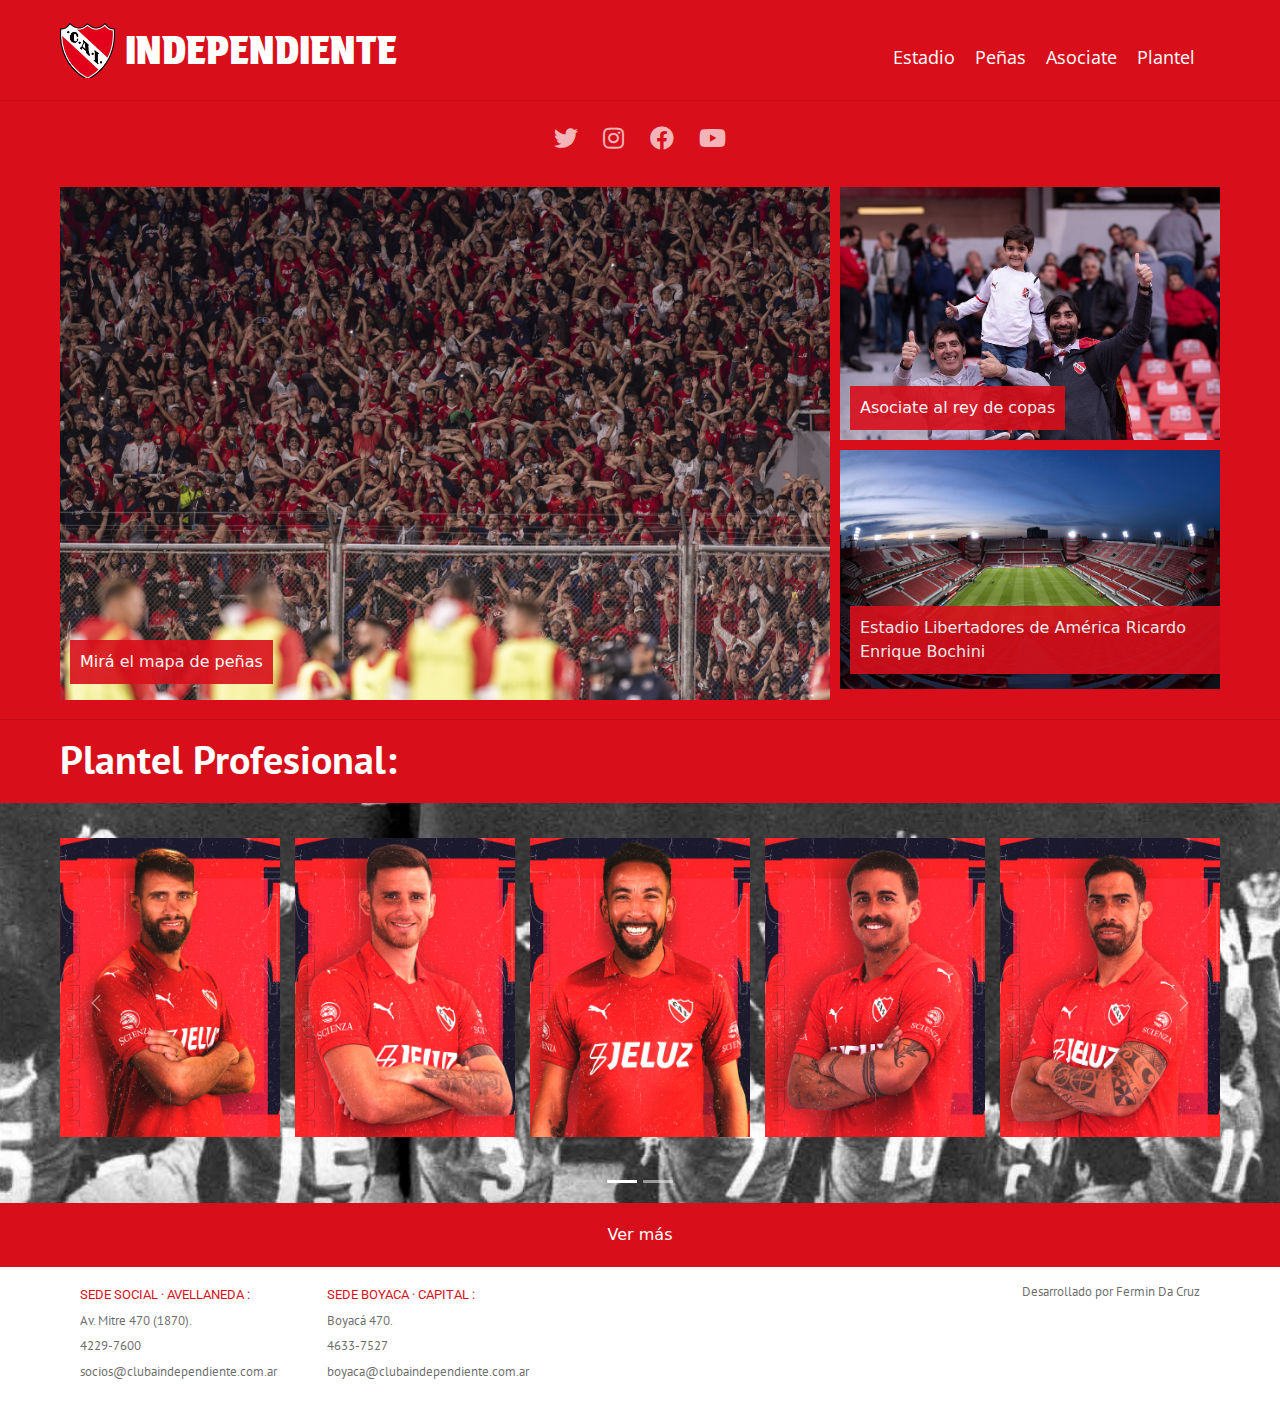
<file: index.html>
<!DOCTYPE html>
<html lang="en">
<head>
    <meta charset="UTF-8">
    <meta name="viewport" content="width=device-width, initial-scale=1.0">
    <title>Club Atlético Independiente - Sitio no-oficial</title>
    <meta name="description" content="Bienvenido a un sitio no-oficial del Club Atlético Independiente. Encuentra información sobre el Estadio Libertadores de América, cómo hacerte socio, detalles de las peñas y conocé al plantel profesional." />
    <meta name="keywords" content="Club Atlético Independiente, Independiente, fútbol, estadio Libertadores de América, socios, peñas, plantel profesional, Avellaneda, Sede Social, Sede Boyacá, Estadio Bochini">

    <!-- BOOTSTRAP -->
    <link href="https://cdn.jsdelivr.net/npm/bootstrap@5.3.3/dist/css/bootstrap.min.css" rel="stylesheet"
        integrity="sha384-QWTKZyjpPEjISv5WaRU9OFeRpok6YctnYmDr5pNlyT2bRjXh0JMhjY6hW+ALEwIH" crossorigin="anonymous" />

    <!-- CSS -->
    <link rel="Preload" href="css/main.css" as="style"/>
    <link rel="stylesheet" href="css/main.css"/>

    <!-- ICONO -->
    <link rel="shortcut icon" href="img/independiente-logo-escudo.webp"/>
    
    <!-- Font Awesome para los íconos -->
    <link href="https://cdnjs.cloudflare.com/ajax/libs/font-awesome/5.15.4/css/all.min.css" rel="stylesheet">

</head>
<body class="fondo--rojo">
    <!-- Inicio Header  -->
    <header class="contenedor">
        <div class="logo-header">
            <a class="logo-header__escudo" href="index.html"></a>
            <a class="logo-header__nombre" href="index.html">INDEPENDIENTE</a>
        </div>

        <nav class="navbar-header">
            <div class="navbar-header__lista">
                <a href="pages/estadio.html" class="navbar-header__enlace">Estadio</a>
                <a href="pages/peñas.html" class="navbar-header__enlace">Peñas</a>
                <a href="pages/asociate.html" class="navbar-header__enlace">Asociate</a>
                <a href="pages/plantel.html" class="navbar-header__enlace">Plantel</a>
            </div>
        </nav>
    </header>
    <!-- Fin Header  -->

    <div class="linea-separadora"></div>

    <div class="contenedor-redes">
        <div class="iconos-redes">
            <a href="https://x.com/Independiente?s=20"><i class="fab fa-twitter"></i></a>
            <a href="https://www.instagram.com/caindependiente/"><i class="fab fa-instagram"></i></a>
            <a href="https://www.facebook.com/Independiente/about"><i class="fab fa-facebook"></i></a>
            <a href="https://www.youtube.com/channel/UCvjX3jBp_iLCZCpKqlXhHDw"><i class="fab fa-youtube"></i></a>
        </div>
    </div>
    
    <!-- Inicio Main  -->
    <main class="contenedor seccion1">
        <div class="imagen1">
            <a href="pages/peñas.html">
                <img src="img/peñas.jpg" alt="peñas">
                <div class="texto-imagen">Mirá el mapa de peñas</div>
            </a>
            
        </div>
        <div class="imagen2">
            <a href="pages/asociate.html">
                <img src="img/asociate.jpg" alt="asociate">
                <div class="texto-imagen">Asociate al rey de copas</div>
            </a>
        </div>
        <div class="imagen3">
            <a href="pages/estadio.html">
                <img src="img/estadio4.jpg" alt="Estadio">
                <div class="texto-imagen">Estadio Libertadores de América Ricardo Enrique Bochini</div>
            </a>
        </div>           
    </main>
    <!-- Fin del Main  -->

    <div class="linea-separadora"></div>

    <!-- Titulo -->
    <div class="contenedor plantel-index">
        <h2>Plantel Profesional:</h2>
    </div>
    <!-- Inicio del Carrusel  -->
    <div id="background-carousel" class="carousel slide contenedor" data-bs-ride="carousel">
        <!-- Indicadores -->
        <div class="carousel-indicators">
            <button type="button" data-bs-target="#background-carousel" data-bs-slide-to="0" class="active" aria-current="true" aria-label="Slide 1"></button>
            <button type="button" data-bs-target="#background-carousel" data-bs-slide-to="1" aria-label="Slide 2"></button>
        </div>
        <!-- Contenido del carrusel -->
        <div class="carousel-inner">
            <div class="carousel-item active">
                <div class="row">
                    <div class="col">
                        <img src="img/jugadores/02_joaquín_laso.jpg" class="d-block w-100" alt="Primera imagen">
                    </div>
                    <div class="col">
                        <img src="img/jugadores/03_adrián_sporle.jpg" class="d-block w-100" alt="Segunda imagen">
                    </div>
                    <div class="col">
                        <img src="img/jugadores/04_mauricio_isla (1).jpg" class="d-block w-100" alt="Tercera imagen">
                    </div>
                    <div class="col">
                        <img src="img/jugadores/08_gabriel_neves.jpg" class="d-block w-100" alt="Cuarta imagen">
                    </div>
                    <div class="col">
                        <img src="img/jugadores/09_gabriel_Ávalos.jpg" class="d-block w-100" alt="Quinta imagen">
                    </div>
                </div>
            </div>
            <div class="carousel-item">
                <div class="row">
                    <div class="col">
                        <img src="img/jugadores/10_santiago_toloza.jpg" class="d-block w-100" alt="Sexta imagen">
                    </div>
                    <div class="col">
                        <img src="img/jugadores/11_federico_mancuello.jpg" class="d-block w-100" alt="Séptima imagen">
                    </div>
                    <div class="col">
                        <img src="img/jugadores/12_mateo_morro.jpg" class="d-block w-100" alt="Octava imagen">
                    </div>
                    <div class="col">
                        <img src="img/jugadores/15_damian_perez.jpg" class="d-block w-100" alt="Novena imagen">
                    </div>
                    <div class="col">
                        <img src="img/jugadores/17_lucas_gonzález.jpg" class="d-block w-100" alt="Décima imagen">
                    </div>
                </div>
            </div>
        </div>
        <!-- Controles -->
        <button class="carousel-control-prev" type="button" data-bs-target="#background-carousel" data-bs-slide="prev">
            <span class="carousel-control-prev-icon" aria-hidden="true"></span>
            <span class="visually-hidden">Anterior</span>
        </button>
        <button class="carousel-control-next" type="button" data-bs-target="#background-carousel" data-bs-slide="next">
            <span class="carousel-control-next-icon" aria-hidden="true"></span>
            <span class="visually-hidden">Siguiente</span>
        </button>
    </div>
    
    <div class="container text-center mt-3" id="ver-mas-carousel">
        <a href="pages/plantel.html">Ver más</a>
    </div>
    <!-- Fin del Carrusel  -->

    <!-- Inicio del footer -->
    <footer class="contenedor fondo--blanco">
        <div class="sedes">
            <div class="sedes__avellaneda">
                <p>
                    <span class="sedes-titulo">SEDE SOCIAL · AVELLANEDA :</span><br>
                    Av. Mitre 470 (1870).<br>
                    4229-7600<br>
                    socios@clubaindependiente.com.ar
                </p>
            </div>
            <div class="sedes__capital">
                <p>
                    <span class="sedes-titulo">SEDE BOYACA · CAPITAL :</span><br>
                    Boyacá 470.<br>
                    4633-7527<br>
                    boyaca@clubaindependiente.com.ar
                </p>
            </div>
        </div>

        <div class="linea-separadora"></div>

        <div class="desarrollador">
            <p>
                Desarrollado por Fermin Da Cruz
            </p>
        </div>
    </footer>
    <!-- Fin del Footer  -->

    <!-- Bootstrap-->
    <script src="https://cdn.jsdelivr.net/npm/bootstrap@5.3.3/dist/js/bootstrap.bundle.min.js" integrity="sha384-YvpcrYf0tY3lHB60NNkmXc5s9fDVZLESaAA55NDzOxhy9GkcIdslK1eN7N6jIeHz" crossorigin="anonymous"></script>

</body>
</html>
</file>
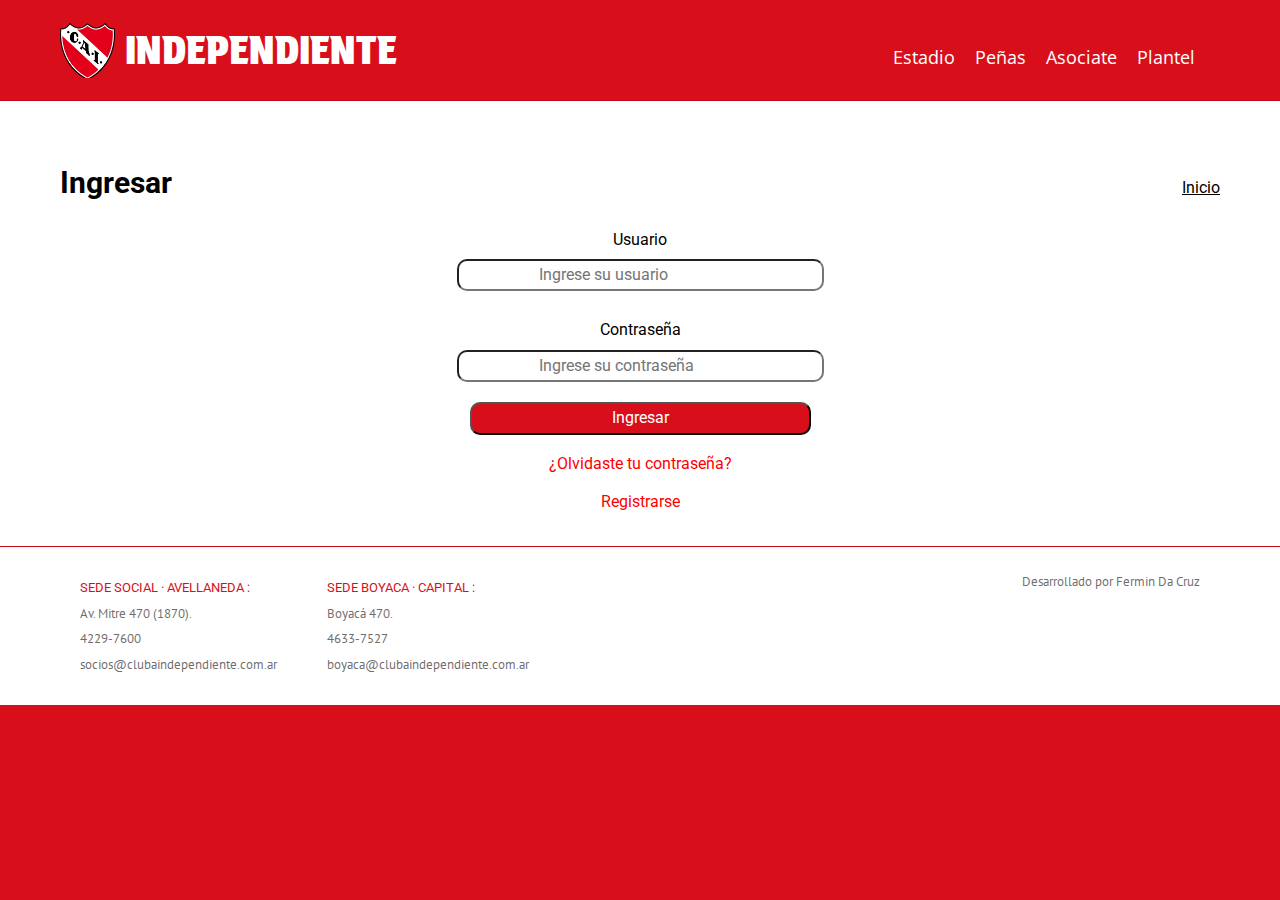
<file: pages/asociate.html>
<!DOCTYPE html>
<html lang="es">
<head>
    <meta charset="UTF-8">
    <meta name="viewport" content="width=device-width, initial-scale=1.0">
    <title>Asociate - Club Atlético Independiente</title>
    <meta name="description" content="Asociate al Club Atlético Independiente y forma parte de la familia roja. Beneficios exclusivos, cómo asociarse y más.">
    <meta name="keywords" content="Club Atlético Independiente, Independiente, hazte socio, asociarse, socio, beneficios, afiliación">
    
    <!-- CSS -->
    <link rel="Preload" href="../css/main.css" as="style">
    <link rel="stylesheet"   href="../css/main.css">
    <!-- ICONO -->
    <link rel="shortcut icon" href="../img/independiente-logo-escudo.webp">

    <!-- Fuentes -->

    
</head>
<body class="fondo--rojo">
    <!-- Inicio Header  -->
    <header class="contenedor">
        <div class="logo-header">
            <a class="logo-header__escudo" href="../index.html"></a>
            <a class="logo-header__nombre" href="../index.html">INDEPENDIENTE</a>
        </div>

        <nav class="navbar-header">
            <div class="navbar-header__lista">
                <a href="estadio.html" class="navbar-header__enlace">Estadio</a>
                <a href="peñas.html" class="navbar-header__enlace">Peñas</a>
                <a href="asociate.html" class="navbar-header__enlace">Asociate</a>
                <a href="plantel.html" class="navbar-header__enlace">Plantel</a>
            </div>
        </nav>
    </header>
    <!-- Fin Header  -->
    
    <div class="linea-separadora"></div>

    <div class="contenedor fondo--blanco">
        <div class="ingresar">
            <h1>Ingresar</h1>
            <a href="../index.html">Inicio</a>
        </div>

        <form class="formulario-login">
            <div class="grupo-formulario">
                <label for="usuario">Usuario</label>
                <input type="text" id="usuario" name="usuario" placeholder="Ingrese su usuario">
            </div>
            <div class="grupo-formulario">
                <label for="contraseña">Contraseña</label>
                <input type="password" id="contraseña" name="contraseña" placeholder="Ingrese su contraseña">
            </div>

            
            <button type="submit" class="boton-ingresar">Ingresar</button>

            <div class="links-asociate">
                <a href="#">¿Olvidaste tu contraseña?</a>
                <a href="#">Registrarse</a>
            </div>
        </form>
    </div>

    <div class="linea-separadora"></div>

    <!-- Inicio del footer -->
    <footer class="contenedor fondo--blanco">
        <div class="sedes">
            <div class="sedes__avellaneda">
                <p>
                    <span class="sedes-titulo">SEDE SOCIAL · AVELLANEDA :</span><br>
                    Av. Mitre 470 (1870).<br>
                    4229-7600<br>
                    socios@clubaindependiente.com.ar
                </p>
            </div>
            <div class="sedes__capital">
                <p>
                    <span class="sedes-titulo">SEDE BOYACA · CAPITAL :</span><br>
                    Boyacá 470.<br>
                    4633-7527<br>
                    boyaca@clubaindependiente.com.ar
                </p>
            </div>
        </div>

        <div class="linea-separadora"></div>

        <div class="desarrollador">
            <p>
                Desarrollado por Fermin Da Cruz
            </p>
        </div>
    </footer>
    <!-- Fin del Footer  -->



    <!-- Bootstrap-->
    <script src="https://cdn.jsdelivr.net/npm/bootstrap@5.3.3/dist/js/bootstrap.bundle.min.js" integrity="sha384-YvpcrYf0tY3lHB60NNkmXc5s9fDVZLESaAA55NDzOxhy9GkcIdslK1eN7N6jIeHz" crossorigin="anonymous"></script>
</body>
</html>
</file>
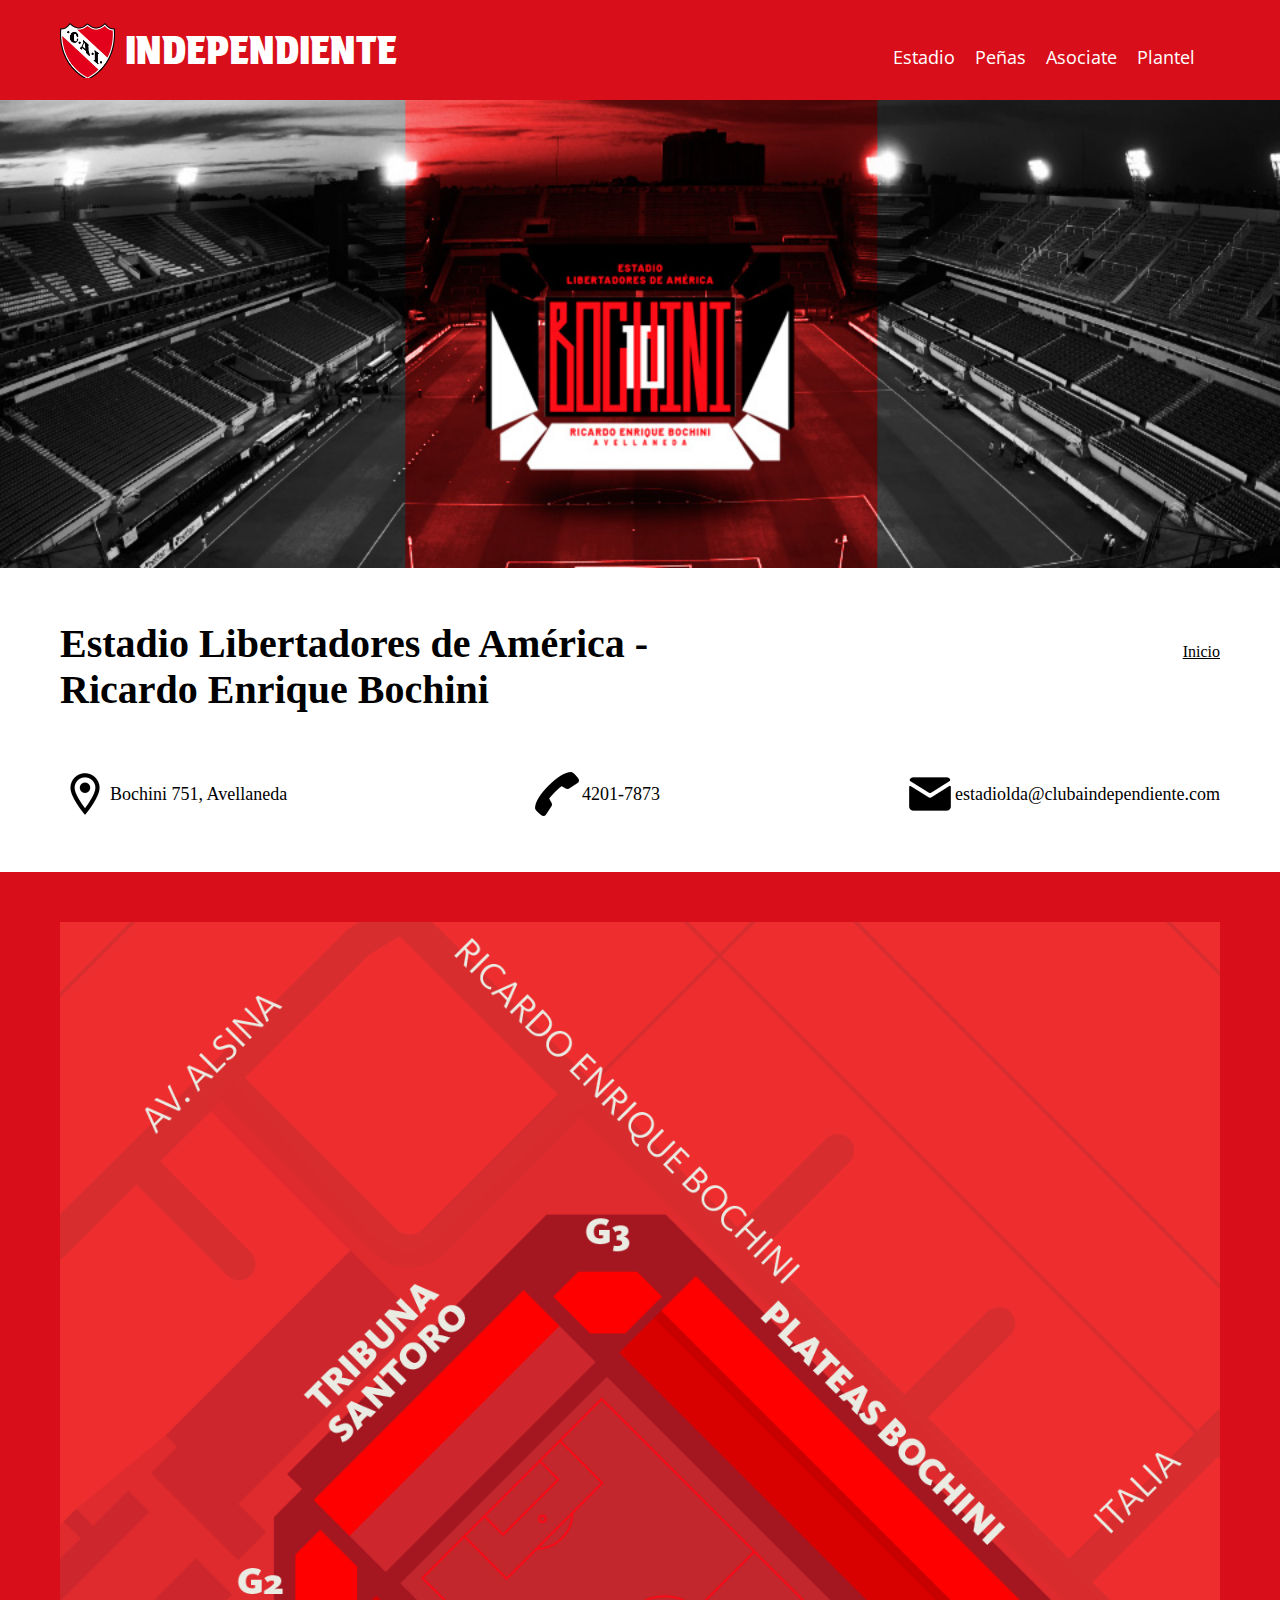
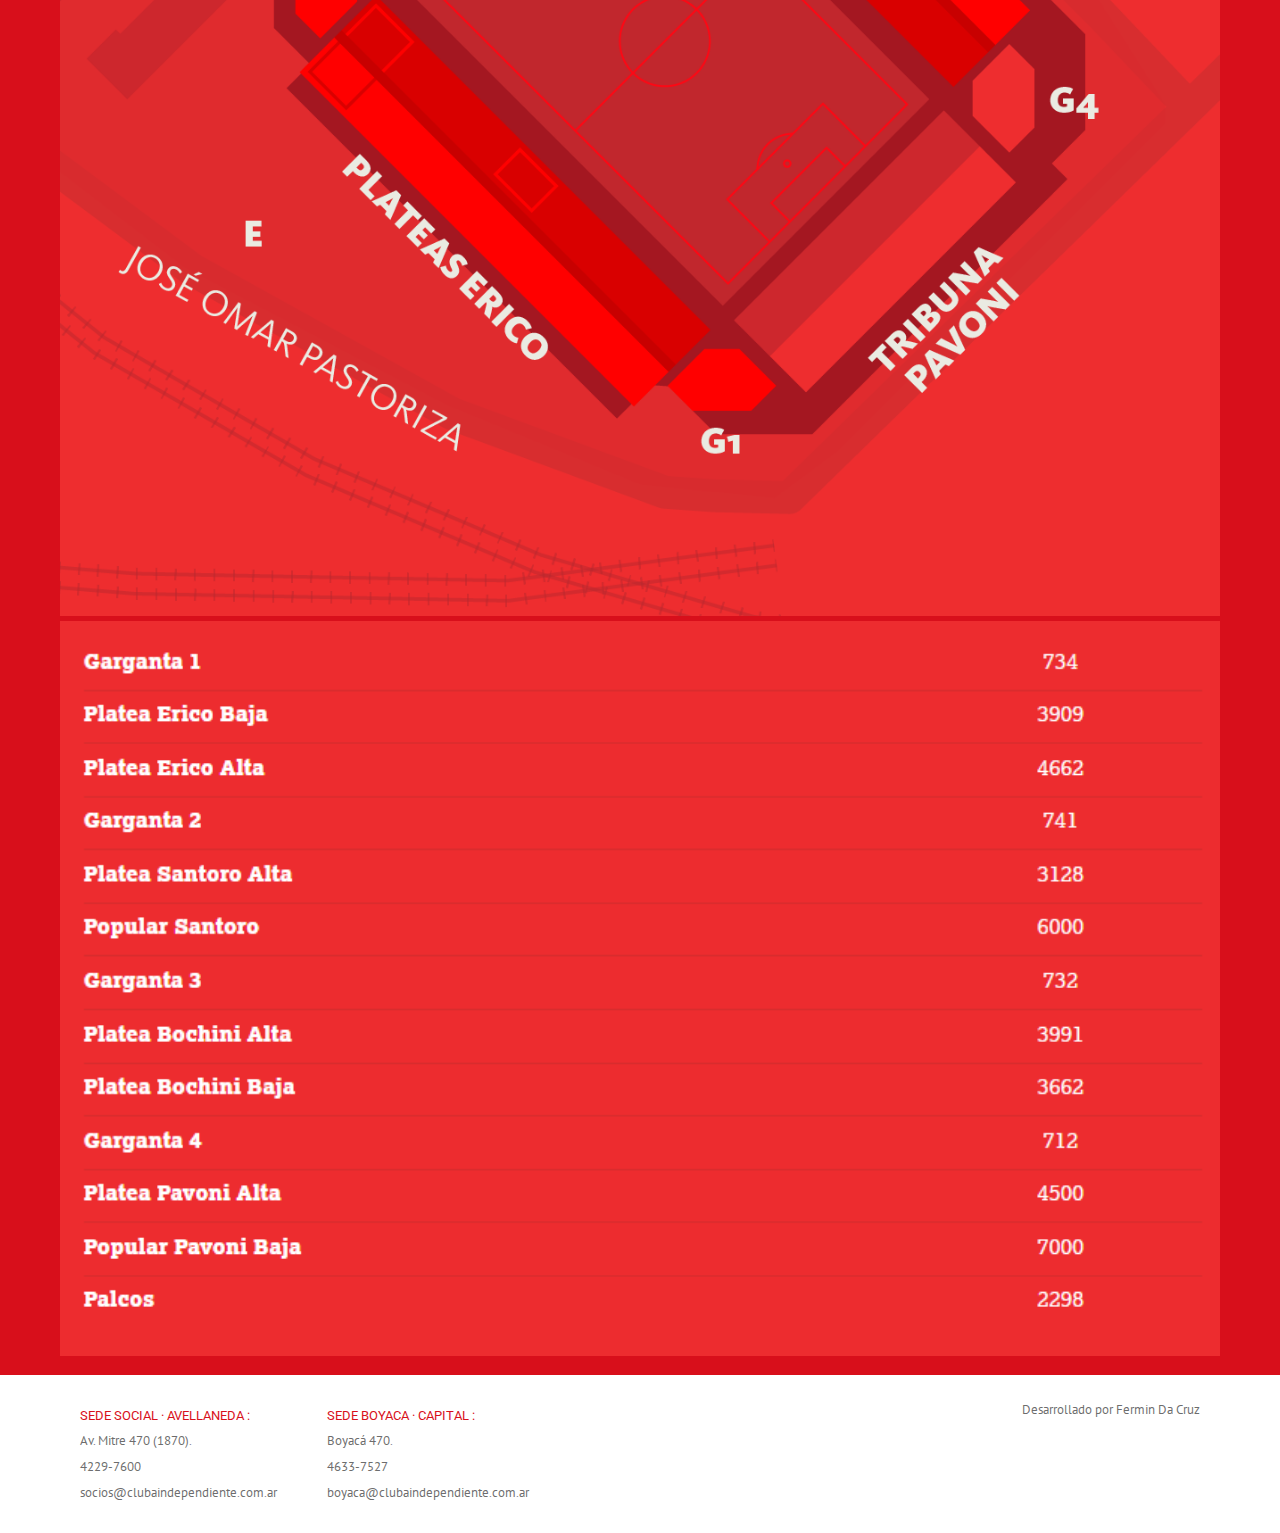
<file: pages/estadio.html>
<!DOCTYPE html>
<html lang="en">
<head>
    <meta charset="UTF-8">
    <meta name="viewport" content="width=device-width, initial-scale=1.0">
    <title>Estadio Libertadores de América - Club Atlético Independiente</title>
    <meta name="description" content="Descubre todo sobre el Estadio Libertadores de América, hogar del Club Atlético Independiente de Avellaneda. Mapa, historia, eventos y cómo llegar.">
    <meta name="keywords" content="Club Atlético Independiente, Independiente, estadio, Estadio Libertadores de América, Avellaneda, historia, eventos">

    <!-- CSS -->
    <link rel="Preload" href="../css/main.css" as="style">
    <link rel="stylesheet"   href="../css/main.css">
    <!-- ICONO -->
    <link rel="shortcut icon" href="../img/independiente-logo-escudo.webp" />
</head>
<body class="fondo--rojo">
    <!-- Inicio Header  -->
    <header class="contenedor">
        <div class="logo-header">
            <a class="logo-header__escudo" href="../index.html"></a>
            <a class="logo-header__nombre" href="../index.html">INDEPENDIENTE</a>
        </div>

        <nav class="navbar-header">
            <div class="navbar-header__lista">
                <a href="estadio.html" class="navbar-header__enlace">Estadio</a>
                <a href="peñas.html" class="navbar-header__enlace">Peñas</a>
                <a href="asociate.html" class="navbar-header__enlace">Asociate</a>
                <a href="plantel.html" class="navbar-header__enlace">Plantel</a>
            </div>
        </nav>
    </header>
    <!-- Fin Header  -->

    <div class="fondo--blanco">

        <img class="imagen-estadio" src="../img/estadio_02.jpg">

        <section class="contenedor seccion-lda">

            <div class="entrada-estadio">
                <h2>Estadio Libertadores de América -<br>Ricardo Enrique Bochini</h2>
                <a href="../index.html">Inicio</a>
            </div>

            <div class="entrada-info-estadio">
                <div class="info-estadio">
                    <img src="../img/contacto/icons8-location-50.png" alt="Ubicacion">
                    <p>Bochini 751, Avellaneda</p>
                </div>

                <div class="info-estadio">
                    <img src="../img/contacto/icons8-call-50.png" alt="Telefono">
                    <p>4201-7873</p>
                </div>
                <div class="info-estadio">
                    <img src="../img/contacto/icons8-mail-50-2.png" alt="Mail">
                    <p>estadiolda@clubaindependiente.com</p>
                </div>
            </div>
        </section>
    </div>


    <section class="contenedor capacidades">
        <img src="../img/estadio-mapa.png">
        <img id="imagen-capacidades" src="../img/capacidades.png">
    </section>






    
    <!-- Inicio del footer -->
    <footer class="contenedor fondo--blanco">
        <div class="sedes">
            <div class="sedes__avellaneda">
                <p>
                    <span class="sedes-titulo">SEDE SOCIAL · AVELLANEDA :</span><br>
                    Av. Mitre 470 (1870).<br>
                    4229-7600<br>
                    socios@clubaindependiente.com.ar
                </p>
            </div>
            <div class="sedes__capital">
                <p>
                    <span class="sedes-titulo">SEDE BOYACA · CAPITAL :</span><br>
                    Boyacá 470.<br>
                    4633-7527<br>
                    boyaca@clubaindependiente.com.ar
                </p>
            </div>
        </div>

        <div class="linea-separadora"></div>

        <div class="desarrollador">
            <p>
                Desarrollado por Fermin Da Cruz
            </p>
        </div>
    </footer>
    <!-- Fin del Footer  -->
    
</body>
</html>
</file>
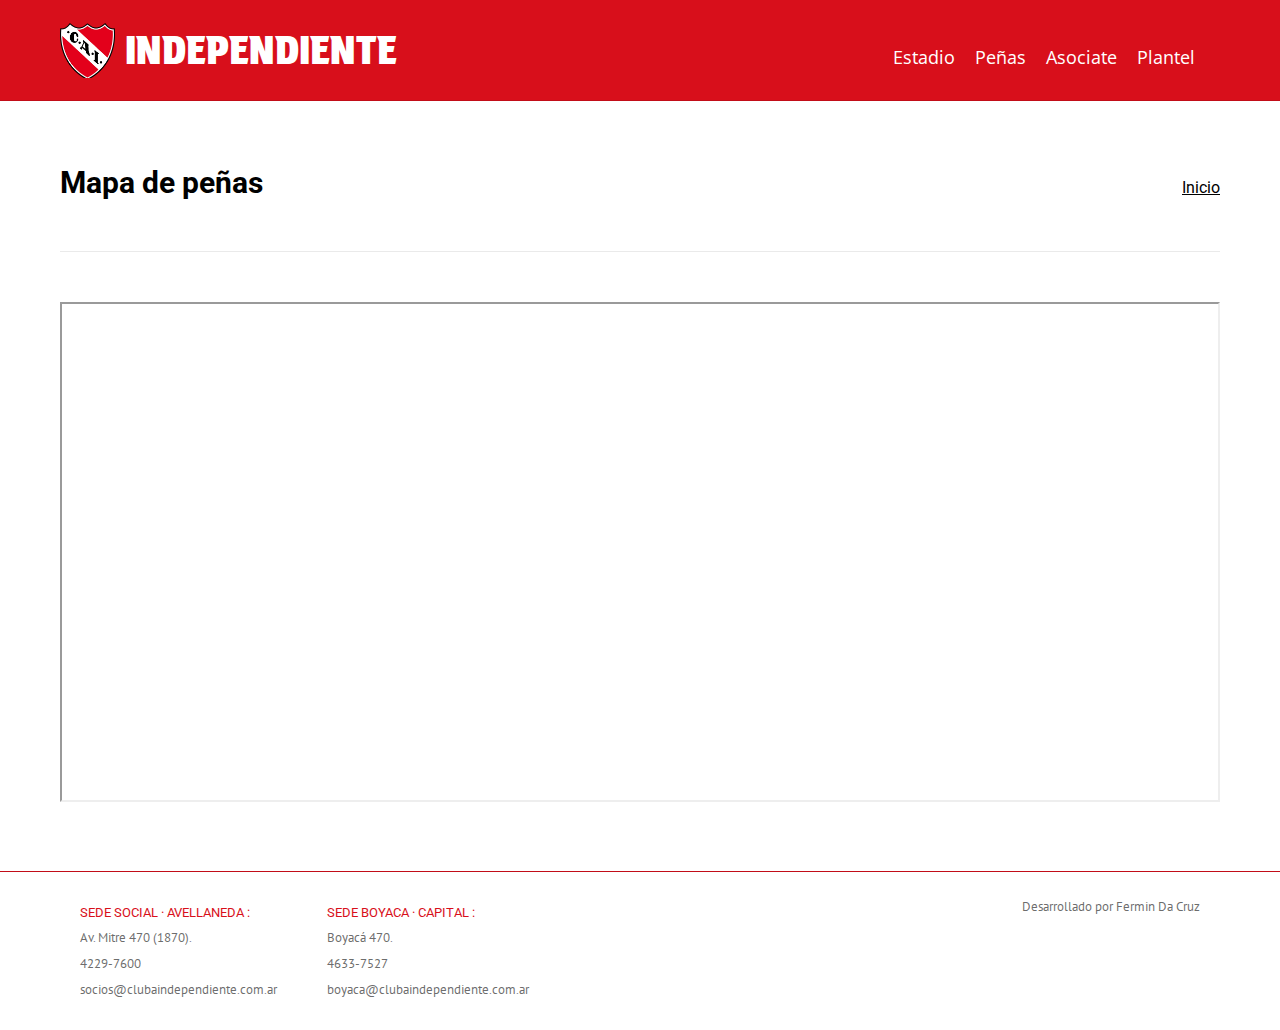
<file: pages/peñas.html>
<!DOCTYPE html>
<html lang="en">
<head>
    <meta charset="UTF-8">
    <meta name="viewport" content="width=device-width, initial-scale=1.0">
    <title>Mapa de Peñas - Club Atlético Independiente</title>
    <meta name="description" content="Mirá las peñas del Club Atlético Independiente en todo el mundo. Encontrá la peña más cercana, eventos, y cómo unirte. ¡Unite a la pasión roja en cualquier lugar del mundo!">
    <meta name="keywords" content="Club Atlético Independiente, Independiente, peñas, mapa de peñas, aficionados, eventos, pasión roja">

    <!-- CSS -->
    <link rel="Preload" href="../css/main.css" as="style">
    <link rel="stylesheet"   href="../css/main.css">
    <!-- ICONO -->
    <link rel="shortcut icon" href="../img/independiente-logo-escudo.webp" />
</head>
<body class="fondo--rojo">
    <!-- Inicio Header  -->
    <header class="contenedor">
        <div class="logo-header">
            <a class="logo-header__escudo" href="../index.html"></a>
            <a class="logo-header__nombre" href="../index.html">INDEPENDIENTE</a>
        </div>

        <nav class="navbar-header">
            <div class="navbar-header__lista">
                <a href="estadio.html" class="navbar-header__enlace">Estadio</a>
                <a href="peñas.html" class="navbar-header__enlace">Peñas</a>
                <a href="asociate.html" class="navbar-header__enlace">Asociate</a>
                <a href="plantel.html" class="navbar-header__enlace">Plantel</a>
            </div>
        </nav>
    </header>
    <!-- Fin Header  -->

    <div class="linea-separadora"></div>

    <div class="contenedor fondo--blanco">
        <div class="entrada-penas">
            <h1>Mapa de peñas</h1>
            <a href="../index.html">Inicio</a>
        </div>
    
        <div class="mapa-penas">
            <iframe src="https://www.google.com/maps/d/embed?mid=1YCX59IPY8SKmI7063I0F4-zau1YRFlk&ehbc=2E312F"></iframe>
        </div>
    </div>

    <div class="linea-separadora"></div>

    <!-- Inicio del footer -->
    <footer class="contenedor fondo--blanco">
        <div class="sedes">
            <div class="sedes__avellaneda">
                <p>
                    <span class="sedes-titulo">SEDE SOCIAL · AVELLANEDA :</span><br>
                    Av. Mitre 470 (1870).<br>
                    4229-7600<br>
                    socios@clubaindependiente.com.ar
                </p>
            </div>
            <div class="sedes__capital">
                <p>
                    <span class="sedes-titulo">SEDE BOYACA · CAPITAL :</span><br>
                    Boyacá 470.<br>
                    4633-7527<br>
                    boyaca@clubaindependiente.com.ar
                </p>
            </div>
        </div>

        <div class="linea-separadora"></div>

        <div class="desarrollador">
            <p>
                Desarrollado por Fermin Da Cruz
            </p>
        </div>
    </footer>
    <!-- Fin del Footer  -->
</body>
</html>
</file>
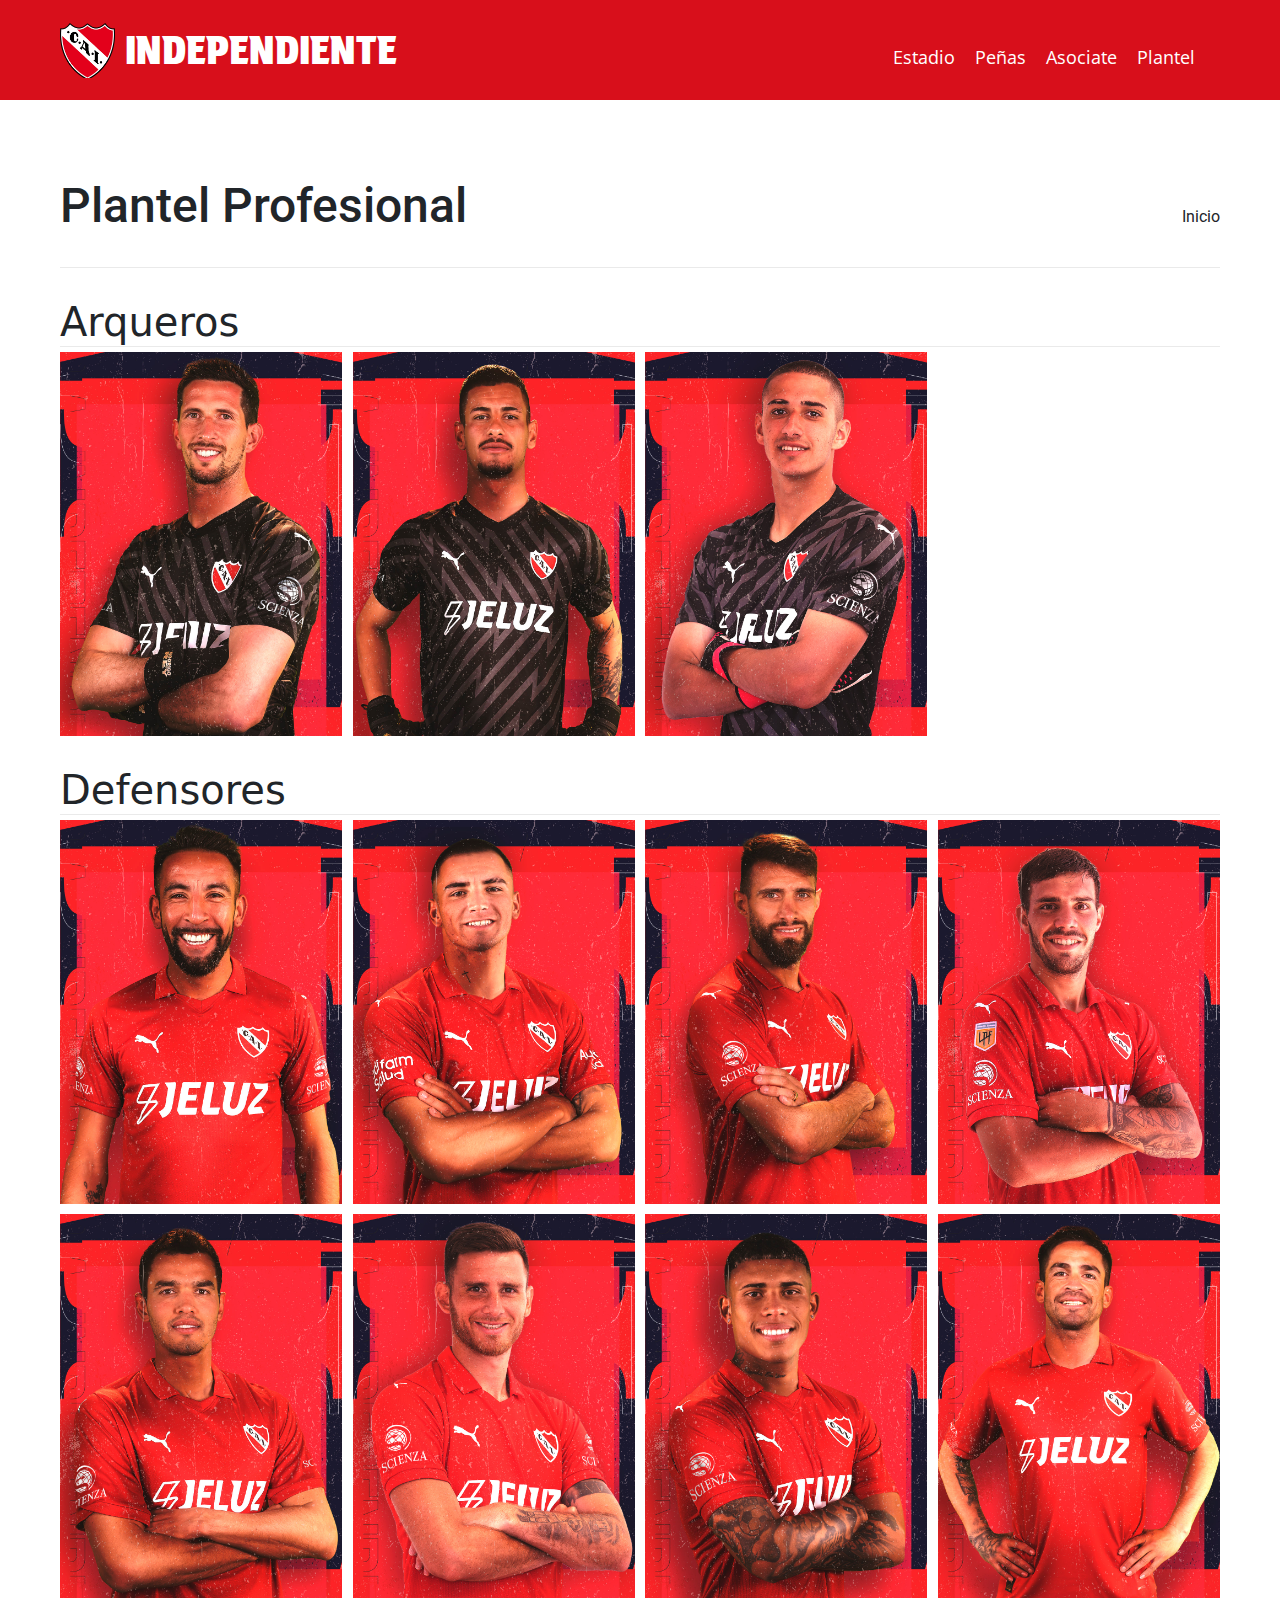
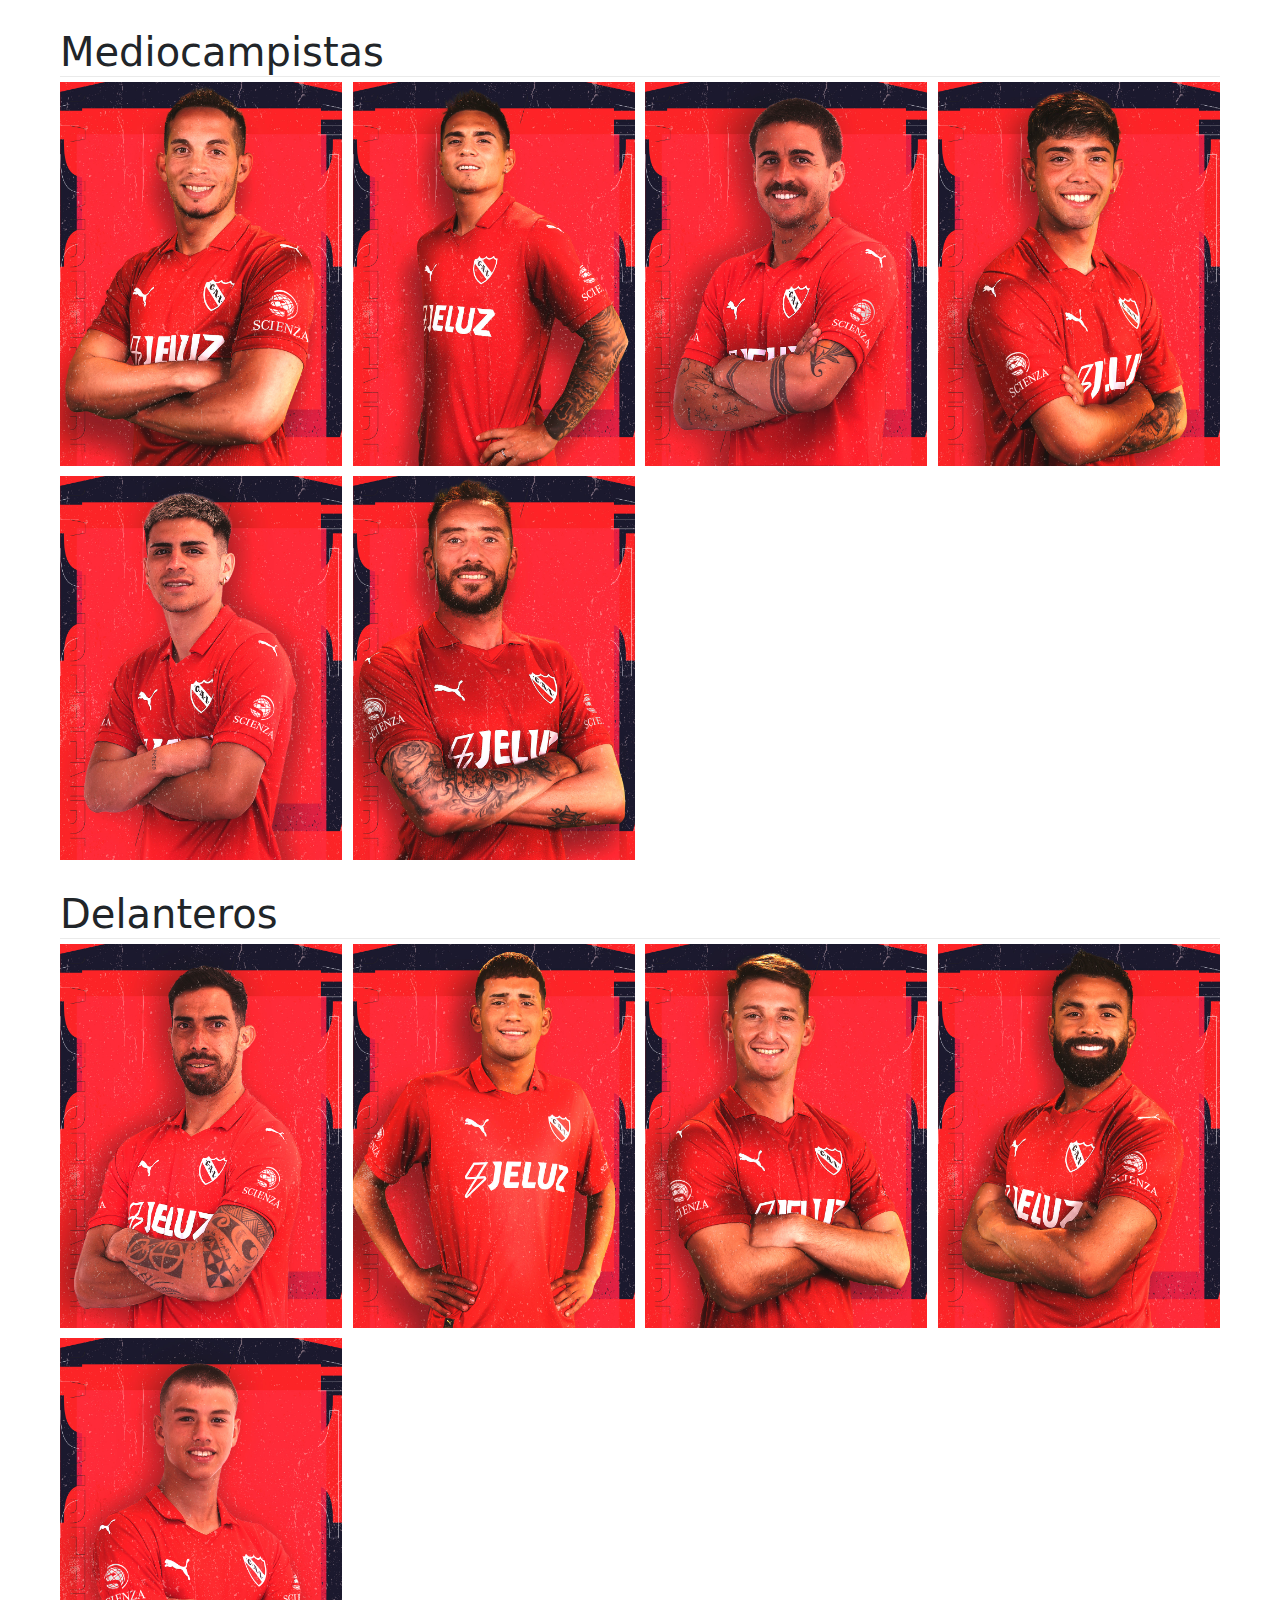
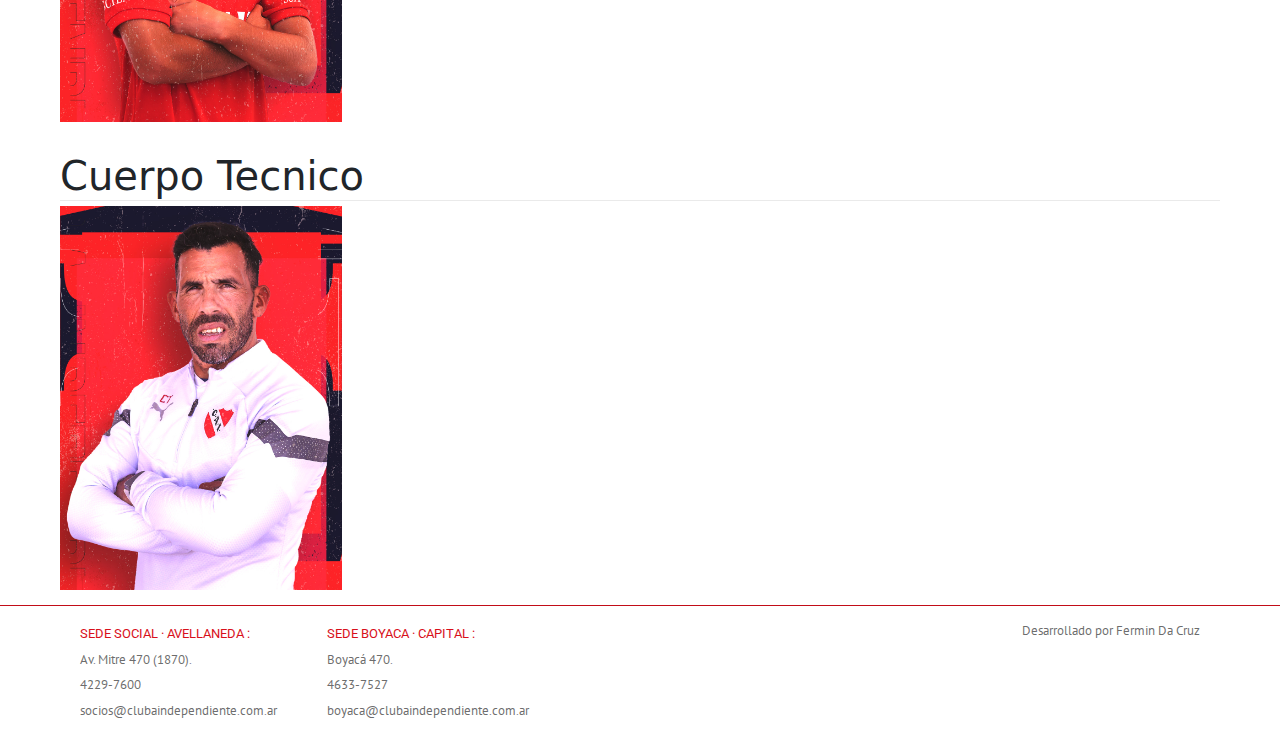
<file: pages/plantel.html>
<!DOCTYPE html>
<html lang="en">
<head>
    <meta charset="UTF-8">
    <meta name="viewport" content="width=device-width, initial-scale=1.0">
    <title>Plantel Profesional - Club Atlético Independiente</title>
    <meta name="description" content="Conocé al plantel profesional del Club Atlético Independiente. Conocé sus perfiles, trayectoria, estadísticas, noticias y más.">
    <meta name="keywords" content="Club Atlético Independiente, Independiente, plantel profesional, jugadores, equipo, estadísticas, noticias">
    
    <!-- BOOTSTRAP -->
    <link href="https://cdn.jsdelivr.net/npm/bootstrap@5.3.3/dist/css/bootstrap.min.css" rel="stylesheet"
        integrity="sha384-QWTKZyjpPEjISv5WaRU9OFeRpok6YctnYmDr5pNlyT2bRjXh0JMhjY6hW+ALEwIH" crossorigin="anonymous" />
    
    <!-- CSS -->
    <link rel="Preload" href="../css/main.css" as="style">
    <link rel="stylesheet"   href="../css/main.css">
    <!-- ICONO -->
    <link rel="shortcut icon" href="../img/independiente-logo-escudo.webp" />
</head>
<body class="fondo--rojo">
    <!-- Inicio Header  -->
    <header class="contenedor">
        <div class="logo-header">
            <a class="logo-header__escudo" href="../index.html"></a>
            <a class="logo-header__nombre" href="../index.html">INDEPENDIENTE</a>
        </div>

        <nav class="navbar-header">
            <div class="navbar-header__lista">
                <a href="estadio.html" class="navbar-header__enlace">Estadio</a>
                <a href="peñas.html" class="navbar-header__enlace">Peñas</a>
                <a href="asociate.html" class="navbar-header__enlace">Asociate</a>
                <a href="plantel.html" class="navbar-header__enlace">Plantel</a>
            </div>
        </nav>
    </header>
    <!-- Fin Header  -->

    <div class="contenedor fondo--blanco">
        <div class="entrada-plantel">
            <h1>Plantel Profesional</h1>
            <a href="../index.html">Inicio</a>
        </div>

        <h2 class="titulo-plantel">Arqueros</h2>
        <div class="arqueros plantel">
            <img src="../img/jugadores/33_rodrigo_rey.jpg" alt="">
            <img src="../img/jugadores/25_diego_segovia.jpg" alt="">
            <img src="../img/jugadores/12_mateo_morro.jpg" alt="">
        </div>

        <h2 class="titulo-plantel">Defensores</h2>
        <div class="defensores plantel">
            <img src="../img/jugadores/04_mauricio_isla.jpg" alt="">
            <img src="../img/jugadores/35_santiago_salle.jpg" alt="">
            <img src="../img/jugadores/02_joaquín_laso.jpg" alt="">
            <img src="../img/jugadores/29-juan-fedorco.jpg" alt="">
            <img src="../img/jugadores/26_felipe_aguilar.jpg" alt="">
            <img src="../img/jugadores/03_adrián_sporle.jpg" alt="">
            <img src="../img/jugadores/79_ayrton_costa.jpg" alt="">
            <img src="../img/jugadores/15_damian_perez.jpg" alt="">
        </div>

        <h2 class="titulo-plantel">Mediocampistas</h2>
        <div class="mediocampistas plantel">
            <img src="../img/jugadores/23_ivan_marcone.jpg" alt="">
            <img src="../img/jugadores/17_lucas_gonzález.jpg" alt="">
            <img src="../img/jugadores/08_gabriel_neves.jpg" alt="">
            <img src="../img/jugadores/10_santiago_toloza.jpg" alt="">
            <img src="../img/jugadores/19_alex_luna.jpg" alt="">
            <img src="../img/jugadores/11_federico_mancuello.jpg" alt="">
        </div>

        <h2 class="titulo-plantel">Delanteros</h2>
        <div class="delanteros plantel">
            <img src="../img/jugadores/09_gabriel_Ávalos.jpg" alt="">
            <img src="../img/jugadores/22_javier_ruiz.jpg" alt="">
            <img src="../img/jugadores/34_matias_gimenez.jpg" alt="">
            <img src="../img/jugadores/32_aleixs_canelo.jpg" alt="">
            <img src="../img/jugadores/30_tomás_parmo.jpg" alt="">
        </div>

        <h2 class="titulo-plantel">Cuerpo Tecnico</h2>
        <div class="cuerpo-tecnico plantel">
            <img src="../img/jugadores/dt_carlos_tevez.jpg" alt="">
        </div>
    </div>

    <div class="linea-separadora"></div>
    <!-- Inicio del footer -->
    <footer class="contenedor fondo--blanco">
        <div class="sedes">
            <div class="sedes__avellaneda">
                <p>
                    <span class="sedes-titulo">SEDE SOCIAL · AVELLANEDA :</span><br>
                    Av. Mitre 470 (1870).<br>
                    4229-7600<br>
                    socios@clubaindependiente.com.ar
                </p>
            </div>
            <div class="sedes__capital">
                <p>
                    <span class="sedes-titulo">SEDE BOYACA · CAPITAL :</span><br>
                    Boyacá 470.<br>
                    4633-7527<br>
                    boyaca@clubaindependiente.com.ar
                </p>
            </div>
        </div>

        <div class="linea-separadora"></div>

        <div class="desarrollador">
            <p>
                Desarrollado por Fermin Da Cruz
            </p>
        </div>
    </footer>
    <!-- Fin del Footer  -->
</body>
</html>
</file>
<file: css/main.css>
@charset "UTF-8";
@import url("https://fonts.googleapis.com/css2?family=Montserrat:ital,wght@0,100..900;1,100..900&family=Open+Sans:ital,wght@0,300..800;1,300..800&family=Oswald:wght@200..700&family=PT+Sans:ital,wght@0,400;0,700;1,400;1,700&family=Protest+Strike&family=Roboto:ital,wght@0,100;0,300;0,400;0,500;0,700;0,900;1,100;1,300;1,400;1,500;1,700;1,900&display=swap");
@import url("https://fonts.googleapis.com/css2?family=Montserrat:ital,wght@0,100..900;1,100..900&family=Open+Sans:ital,wght@0,300..800;1,300..800&family=Oswald:wght@200..700&family=PT+Sans:ital,wght@0,400;0,700;1,400;1,700&family=Protest+Strike&family=Roboto:ital,wght@0,100;0,300;0,400;0,500;0,700;0,900;1,100;1,300;1,400;1,500;1,700;1,900&display=swap");
@import url("https://fonts.googleapis.com/css2?family=Montserrat:ital,wght@0,100..900;1,100..900&family=Open+Sans:ital,wght@0,300..800;1,300..800&family=Oswald:wght@200..700&family=PT+Sans:ital,wght@0,400;0,700;1,400;1,700&family=Protest+Strike&family=Roboto:ital,wght@0,100;0,300;0,400;0,500;0,700;0,900;1,100;1,300;1,400;1,500;1,700;1,900&display=swap");
@import url("https://fonts.googleapis.com/css2?family=Montserrat:ital,wght@0,100..900;1,100..900&family=Open+Sans:ital,wght@0,300..800;1,300..800&family=Oswald:wght@200..700&family=PT+Sans:ital,wght@0,400;0,700;1,400;1,700&family=Protest+Strike&family=Roboto:ital,wght@0,100;0,300;0,400;0,500;0,700;0,900;1,100;1,300;1,400;1,500;1,700;1,900&display=swap");
@import url("https://fonts.googleapis.com/css2?family=Montserrat:ital,wght@0,100..900;1,100..900&family=Open+Sans:ital,wght@0,300..800;1,300..800&family=Oswald:wght@200..700&family=PT+Sans:ital,wght@0,400;0,700;1,400;1,700&family=Protest+Strike&family=Roboto:ital,wght@0,100;0,300;0,400;0,500;0,700;0,900;1,100;1,300;1,400;1,500;1,700;1,900&display=swap");
@import url("https://fonts.googleapis.com/css2?family=Montserrat:ital,wght@0,100..900;1,100..900&family=Open+Sans:ital,wght@0,300..800;1,300..800&family=Oswald:wght@200..700&family=PT+Sans:ital,wght@0,400;0,700;1,400;1,700&family=Protest+Strike&family=Roboto:ital,wght@0,100;0,300;0,400;0,500;0,700;0,900;1,100;1,300;1,400;1,500;1,700;1,900&display=swap");
@import url("https://fonts.googleapis.com/css2?family=Montserrat:ital,wght@0,100..900;1,100..900&family=Open+Sans:ital,wght@0,300..800;1,300..800&family=Oswald:wght@200..700&family=PT+Sans:ital,wght@0,400;0,700;1,400;1,700&family=Protest+Strike&family=Roboto:ital,wght@0,100;0,300;0,400;0,500;0,700;0,900;1,100;1,300;1,400;1,500;1,700;1,900&display=swap");
@import url("https://fonts.googleapis.com/css2?family=Montserrat:ital,wght@0,100..900;1,100..900&family=Open+Sans:ital,wght@0,300..800;1,300..800&family=Oswald:wght@200..700&family=PT+Sans:ital,wght@0,400;0,700;1,400;1,700&family=Protest+Strike&family=Roboto:ital,wght@0,100;0,300;0,400;0,500;0,700;0,900;1,100;1,300;1,400;1,500;1,700;1,900&display=swap");
@import url("https://fonts.googleapis.com/css2?family=Montserrat:ital,wght@0,100..900;1,100..900&family=Open+Sans:ital,wght@0,300..800;1,300..800&family=Oswald:wght@200..700&family=PT+Sans:ital,wght@0,400;0,700;1,400;1,700&family=Protest+Strike&family=Roboto:ital,wght@0,100;0,300;0,400;0,500;0,700;0,900;1,100;1,300;1,400;1,500;1,700;1,900&display=swap");
.fondo--rojo {
  background-color: #d80f1b;
}

.fondo--blanco {
  background-color: #ffffff;
}

/*! normalize.css v8.0.1 | MIT License | github.com/necolas/normalize.css */
/* Document
   ========================================================================== */
/**
 * 1. Correct the line height in all browsers.
 * 2. Prevent adjustments of font size after orientation changes in iOS.
 */
html {
  line-height: 1.15; /* 1 */
  -webkit-text-size-adjust: 100%; /* 2 */
}

/* Sections
   ========================================================================== */
/**
 * Remove the margin in all browsers.
 */
body {
  margin: 0;
}

/**
 * Render the `main` element consistently in IE.
 */
main {
  display: block;
}

/**
 * Correct the font size and margin on `h1` elements within `section` and
 * `article` contexts in Chrome, Firefox, and Safari.
 */
h1 {
  font-size: 2em;
  margin: 0.67em 0;
}

/* Grouping content
   ========================================================================== */
/**
 * 1. Add the correct box sizing in Firefox.
 * 2. Show the overflow in Edge and IE.
 */
hr {
  box-sizing: content-box; /* 1 */
  height: 0; /* 1 */
  overflow: visible; /* 2 */
}

/**
 * 1. Correct the inheritance and scaling of font size in all browsers.
 * 2. Correct the odd `em` font sizing in all browsers.
 */
pre {
  font-family: monospace, monospace; /* 1 */
  font-size: 1em; /* 2 */
}

/* Text-level semantics
   ========================================================================== */
/**
 * Remove the gray background on active links in IE 10.
 */
a {
  background-color: transparent;
}

/**
 * 1. Remove the bottom border in Chrome 57-
 * 2. Add the correct text decoration in Chrome, Edge, IE, Opera, and Safari.
 */
abbr[title] {
  border-bottom: none; /* 1 */
  text-decoration: underline; /* 2 */
  text-decoration: underline dotted; /* 2 */
}

/**
 * Add the correct font weight in Chrome, Edge, and Safari.
 */
b,
strong {
  font-weight: bolder;
}

/**
 * 1. Correct the inheritance and scaling of font size in all browsers.
 * 2. Correct the odd `em` font sizing in all browsers.
 */
code,
kbd,
samp {
  font-family: monospace, monospace; /* 1 */
  font-size: 1em; /* 2 */
}

/**
 * Add the correct font size in all browsers.
 */
small {
  font-size: 80%;
}

/**
 * Prevent `sub` and `sup` elements from affecting the line height in
 * all browsers.
 */
sub,
sup {
  font-size: 75%;
  line-height: 0;
  position: relative;
  vertical-align: baseline;
}

sub {
  bottom: -0.25em;
}

sup {
  top: -0.5em;
}

/* Embedded content
   ========================================================================== */
/**
 * Remove the border on images inside links in IE 10.
 */
img {
  border-style: none;
}

/* Forms
   ========================================================================== */
/**
 * 1. Change the font styles in all browsers.
 * 2. Remove the margin in Firefox and Safari.
 */
button,
input,
optgroup,
select,
textarea {
  font-family: inherit; /* 1 */
  font-size: 100%; /* 1 */
  line-height: 1.15; /* 1 */
  margin: 0; /* 2 */
}

/**
 * Show the overflow in IE.
 * 1. Show the overflow in Edge.
 */
button,
input { /* 1 */
  overflow: visible;
}

/**
 * Remove the inheritance of text transform in Edge, Firefox, and IE.
 * 1. Remove the inheritance of text transform in Firefox.
 */
button,
select { /* 1 */
  text-transform: none;
}

/**
 * Correct the inability to style clickable types in iOS and Safari.
 */
button,
[type=button],
[type=reset],
[type=submit] {
  -webkit-appearance: button;
}

/**
 * Remove the inner border and padding in Firefox.
 */
button::-moz-focus-inner,
[type=button]::-moz-focus-inner,
[type=reset]::-moz-focus-inner,
[type=submit]::-moz-focus-inner {
  border-style: none;
  padding: 0;
}

/**
 * Restore the focus styles unset by the previous rule.
 */
button:-moz-focusring,
[type=button]:-moz-focusring,
[type=reset]:-moz-focusring,
[type=submit]:-moz-focusring {
  outline: 1px dotted ButtonText;
}

/**
 * Correct the padding in Firefox.
 */
fieldset {
  padding: 0.35em 0.75em 0.625em;
}

/**
 * 1. Correct the text wrapping in Edge and IE.
 * 2. Correct the color inheritance from `fieldset` elements in IE.
 * 3. Remove the padding so developers are not caught out when they zero out
 *    `fieldset` elements in all browsers.
 */
legend {
  box-sizing: border-box; /* 1 */
  color: inherit; /* 2 */
  display: table; /* 1 */
  max-width: 100%; /* 1 */
  padding: 0; /* 3 */
  white-space: normal; /* 1 */
}

/**
 * Add the correct vertical alignment in Chrome, Firefox, and Opera.
 */
progress {
  vertical-align: baseline;
}

/**
 * Remove the default vertical scrollbar in IE 10+.
 */
textarea {
  overflow: auto;
}

/**
 * 1. Add the correct box sizing in IE 10.
 * 2. Remove the padding in IE 10.
 */
[type=checkbox],
[type=radio] {
  box-sizing: border-box; /* 1 */
  padding: 0; /* 2 */
}

/**
 * Correct the cursor style of increment and decrement buttons in Chrome.
 */
[type=number]::-webkit-inner-spin-button,
[type=number]::-webkit-outer-spin-button {
  height: auto;
}

/**
 * 1. Correct the odd appearance in Chrome and Safari.
 * 2. Correct the outline style in Safari.
 */
[type=search] {
  -webkit-appearance: textfield; /* 1 */
  outline-offset: -2px; /* 2 */
}

/**
 * Remove the inner padding in Chrome and Safari on macOS.
 */
[type=search]::-webkit-search-decoration {
  -webkit-appearance: none;
}

/**
 * 1. Correct the inability to style clickable types in iOS and Safari.
 * 2. Change font properties to `inherit` in Safari.
 */
::-webkit-file-upload-button {
  -webkit-appearance: button; /* 1 */
  font: inherit; /* 2 */
}

/* Interactive
   ========================================================================== */
/*
 * Add the correct display in Edge, IE 10+, and Firefox.
 */
details {
  display: block;
}

/*
 * Add the correct display in all browsers.
 */
summary {
  display: list-item;
}

/* Misc
   ========================================================================== */
/**
 * Add the correct display in IE 10+.
 */
template {
  display: none;
}

/**
 * Add the correct display in IE 10.
 */
[hidden] {
  display: none;
}

html {
  font-size: 62.5%; /* 1 REM = 10PX */
  box-sizing: border-box; /* paul irish borderbox */
}

*, *:before, *:after { /* paul irish borderbox */
  box-sizing: inherit;
}

body {
  font-size: 16px; /* 1 REM = 10PX */
}

.contenedor {
  padding: 1.5rem 1.5rem;
}
@media (min-width: 768px) {
  .contenedor {
    padding: 1.5rem 3rem;
  }
}
@media (min-width: 900px) {
  .contenedor {
    padding: 1.5rem 6rem;
  }
}

a { /* Para sacar el subrayado de los enlaces*/
  text-decoration: none;
  color: inherit;
}

h1 {
  font-size: 4.8rem;
}

h2 {
  font-size: 4rem;
}

h3 {
  font-size: 3.2rem;
}

h4 {
  font-size: 2.8rem;
}

img {
  max-width: 100%;
}

.fondo--rojo {
  background-color: #d80f1b;
}

.fondo--blanco {
  background-color: #ffffff;
}

header {
  background-color: #d80f1b;
  height: 25rem;
  display: flex;
  flex-direction: column;
  align-items: center;
}
header .logo-header {
  display: flex;
  align-items: center;
}
header .logo-header .logo-header__escudo {
  background-image: url(../img/independiente-logo-escudo.webp);
  background-size: cover;
  background-repeat: no-repeat;
  width: 5.5rem;
  height: 5.5rem;
}
header .logo-header .logo-header__nombre {
  font-family: "Protest Strike", sans-serif;
  font-size: 2.5rem;
  margin-left: 1rem;
  color: #ffffff;
}
header .navbar-header {
  display: flex;
}
header .navbar-header .navbar-header__lista {
  display: flex;
  flex-direction: column;
}
header .navbar-header .navbar-header__lista .navbar-header__enlace {
  margin-top: 1.5rem;
  color: #ffffff;
  font-family: "Open sans";
  font-size: 1.8rem;
}
header .navbar-header .navbar-header__lista .navbar-header__enlace:hover {
  color: lightgray;
}

@media (min-width: 320px) {
  header .logo-header .logo-header__nombre {
    font-size: 3.5rem;
  }
}
@media (min-width: 400px) {
  header {
    height: 15rem;
  }
  header .logo-header .logo-header__nombre {
    font-size: 4rem;
  }
  header .navbar-header .navbar-header__lista {
    flex-direction: row;
  }
  header .navbar-header .navbar-header__lista .navbar-header__enlace {
    padding: 0 1rem;
  }
}
@media (min-width: 768px) {
  header {
    height: 10rem;
    flex-direction: row;
    justify-content: space-between;
    align-items: center;
  }
  .navbar-header {
    padding: 15px;
    justify-content: space-between;
    align-items: center;
  }
}
.fondo--rojo {
  background-color: #d80f1b;
}

.fondo--blanco {
  background-color: #ffffff;
}

footer {
  font-family: "PT sans";
  color: rgba(43, 43, 43, 0.7);
  padding: 1rem 0;
  font-size: 80%;
}
footer .sedes {
  padding: 0 1rem;
}
footer .sedes .sedes-titulo {
  font-family: "Roboto";
  color: #d80f1b;
}
footer .desarrollador {
  padding: 0 1rem;
}

@media (min-width: 600px) {
  footer {
    display: flex;
    justify-content: space-between;
  }
  footer .linea-separadora {
    display: none;
  }
  footer .sedes {
    display: flex;
    padding-left: 2rem;
  }
  footer .sedes__avellaneda {
    line-height: 2;
  }
  footer .sedes__capital {
    line-height: 2;
    padding-left: 5rem;
  }
  footer .desarrollador {
    padding-right: 2rem;
  }
}
.linea-separadora {
  width: 100%;
  height: 1px;
  background-color: rgba(0, 0, 0, 0.1);
}

.contenedor-redes {
  max-width: 1140px;
  margin: 2rem auto 1.5rem;
}

.iconos-redes {
  text-align: center;
}
.iconos-redes a {
  color: rgba(255, 255, 255, 0.7);
  font-size: 24px;
  margin: 0 10px;
}
.iconos-redes a:hover {
  color: #000000;
}

.seccion1 .imagen1, .seccion1 .imagen2, .seccion1 .imagen3 {
  position: relative;
  cursor: pointer;
  width: 100%;
  height: 100%;
  object-fit: cover;
}
.seccion1 .imagen1 a, .seccion1 .imagen2 a, .seccion1 .imagen3 a {
  display: block;
}
.seccion1 .imagen1 .texto-imagen, .seccion1 .imagen2 .texto-imagen, .seccion1 .imagen3 .texto-imagen {
  position: absolute;
  bottom: 1rem;
  left: 1rem;
  color: white;
  background-color: #d80f1b;
  padding: 10px;
  opacity: 0.9;
  transition: transform 0.3s ease;
}
.seccion1 .imagen1 .texto-imagen:hover, .seccion1 .imagen2 .texto-imagen:hover, .seccion1 .imagen3 .texto-imagen:hover {
  transform: scale(1.05);
}

.plantel-index h2 {
  color: #ffffff;
  font-family: "PT sans";
  font-weight: bold;
  font-size: 3rem;
}

#background-carousel {
  background-image: url("../img/Independiente_saludo_libertadores_1965.jpg");
  background-size: cover;
  background-position: center;
  height: 40rem;
  margin-bottom: 2rem; /* Agregamos margen inferior para dejar espacio para el "Ver más" */
}

.carousel-item .row {
  margin-top: 2rem; /* Ajustamos la posición vertical de las imágenes */
}

.container.text-center {
  margin-top: 2rem; /* Agregamos margen superior para separar el "Ver más" del carrusel */
}

#ver-mas-carousel {
  color: white;
  margin-bottom: 2rem;
}

/* PAGINA ASOCIATE ------------------------------------------------------ */
/* ENTRADA */
.ingresar {
  display: flex;
  flex-direction: column-reverse;
  align-items: center;
  font-family: "Roboto";
  margin-top: 1.5rem;
}
.ingresar h1 {
  font-size: 3rem;
}
.ingresar a {
  text-decoration: underline;
}

/* FORMULARIO */
.formulario-login { /* formulario*/
  display: flex;
  flex-direction: column;
  justify-content: center;
  align-items: center;
  font-family: "Roboto";
}
.formulario-login .grupo-formulario { /* Usuario y Contraseña*/
  display: flex;
  flex-direction: column;
  margin-bottom: 2rem;
  align-items: center;
}
.formulario-login .grupo-formulario input { /*input*/
  padding: 5px 5rem;
  border-radius: 1rem;
}
.formulario-login label { /* Label */
  padding: 1rem;
}
.formulario-login .boton-ingresar { /* Boton */
  margin-bottom: 2rem;
  padding: 5px 10rem;
  border-radius: 1rem;
  background-color: #d80f1b;
  color: #ffffff;
}

.links-asociate { /* Links */
  display: flex;
  flex-direction: column;
  align-items: center;
  color: red;
  text-align: center;
}

.formulario-login a {
  margin-bottom: 2rem;
}

.entrada-penas {
  display: flex;
  justify-content: space-between;
  align-items: baseline;
  font-family: "Roboto";
  padding: 3rem 0;
  border-bottom: 1px solid rgba(27, 27, 27, 0.096);
}
.entrada-penas h1 {
  font-size: 3rem;
}
.entrada-penas a {
  text-decoration: underline;
}

.mapa-penas iframe {
  width: 100%;
  height: 50rem;
  margin: 5rem 0;
}

.entrada-plantel {
  display: flex;
  justify-content: space-between;
  align-items: baseline;
  font-family: "Roboto";
  padding-top: 3rem;
  border-bottom: 1px solid rgba(27, 27, 27, 0.096);
}

.titulo-plantel {
  border-bottom: 1.5px solid rgba(27, 27, 27, 0.096);
  margin-top: 3rem;
}

.plantel {
  display: grid;
  grid-template-columns: repeat(2, 1fr);
  gap: 1rem;
}

.imagen-estadio {
  height: 100%;
  width: 100%;
}

.seccion-lda {
  padding-bottom: 5rem;
  font-family: var("Roboto");
}

.entrada-estadio {
  display: flex;
  flex-direction: column;
  align-items: center;
  padding-bottom: 2rem;
}

.entrada-estadio h2 {
  text-align: center;
}

@media (min-width: 480px) {
  .entrada-estadio {
    flex-direction: row;
    justify-content: space-between;
    align-items: baseline;
  }
  .entrada-estadio h2 {
    text-align: left;
  }
}
.entrada-estadio a {
  text-decoration: underline;
}

.entrada-info-estadio {
  display: flex;
  flex-direction: column;
  align-items: center;
}

@media (min-width: 992px) {
  .entrada-info-estadio {
    flex-direction: row;
    justify-content: space-between;
    align-items: center;
  }
}
.info-estadio img {
  width: 4rem;
  height: auto;
}

@media (min-width: 480px) {
  .info-estadio img {
    width: 5rem;
    height: auto;
  }
  .info-estadio p {
    font-size: 18px;
  }
}
.info-estadio {
  display: flex;
  align-items: center;
  font-size: 14px;
}

/* MAPA ESTADIO */
.capacidades {
  padding-top: 5rem;
  background-color: var(--rojo2);
}

#imagen-capacidades {
  width: 100%;
}

@media (min-width: 400px) {
  .plantel-index h2 {
    font-size: 4rem;
  }
  .plantel {
    grid-template-columns: repeat(4, 1fr);
  }
}
@media (min-width: 480px) {
  .formulario-login .grupo-formulario input {
    padding: 5px 8rem;
  }
  .formulario-login .boton-ingresar {
    padding: 5px 14rem;
  }
}
@media (min-width: 600px) {
  .ingresar {
    flex-direction: row;
    justify-content: space-between;
    align-items: baseline;
    margin-top: 3rem;
  }
  .ingresar .formulario-login {
    margin: 5rem 0;
  }
  .ingresar .formulario-login input {
    padding: 5px 12rem;
  }
  .ingresar .boton-ingresar {
    padding: 5px 18rem;
  }
}
@media (min-width: 768px) {
  .seccion1 {
    display: grid;
    grid-template-columns: 1fr 1fr 1fr;
    grid-template-rows: 1fr 1fr;
    gap: 10px;
  }
  .seccion1 .imagen1 {
    grid-column: span 2;
    grid-row: span 2;
  }
  .seccion1 .imagen1 .texto-imagen {
    bottom: 2rem;
  }
  .seccion1 .imagen3 {
    grid-column: span 1;
    grid-row: span 1;
  }
  .seccion1 .imagen3 .texto-imagen {
    bottom: 3rem;
  }
}

/*# sourceMappingURL=main.css.map */
</file>
